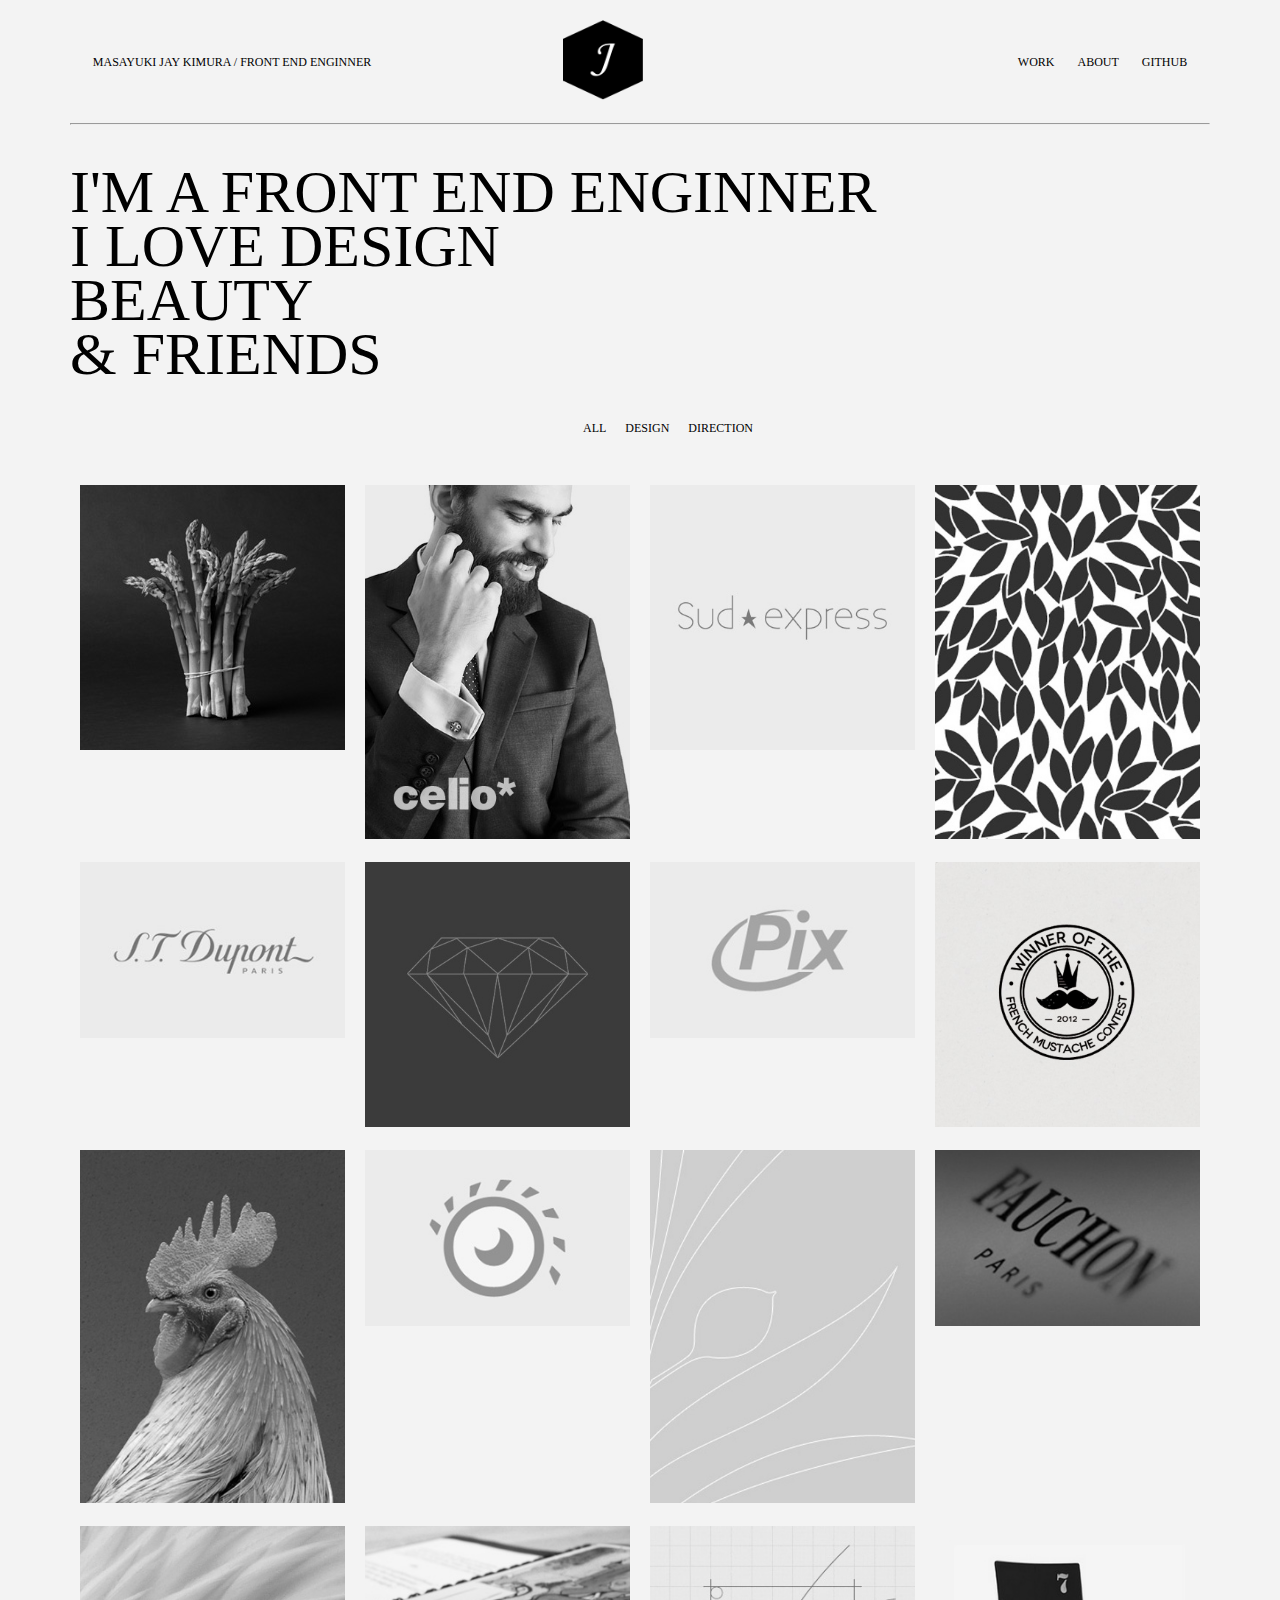
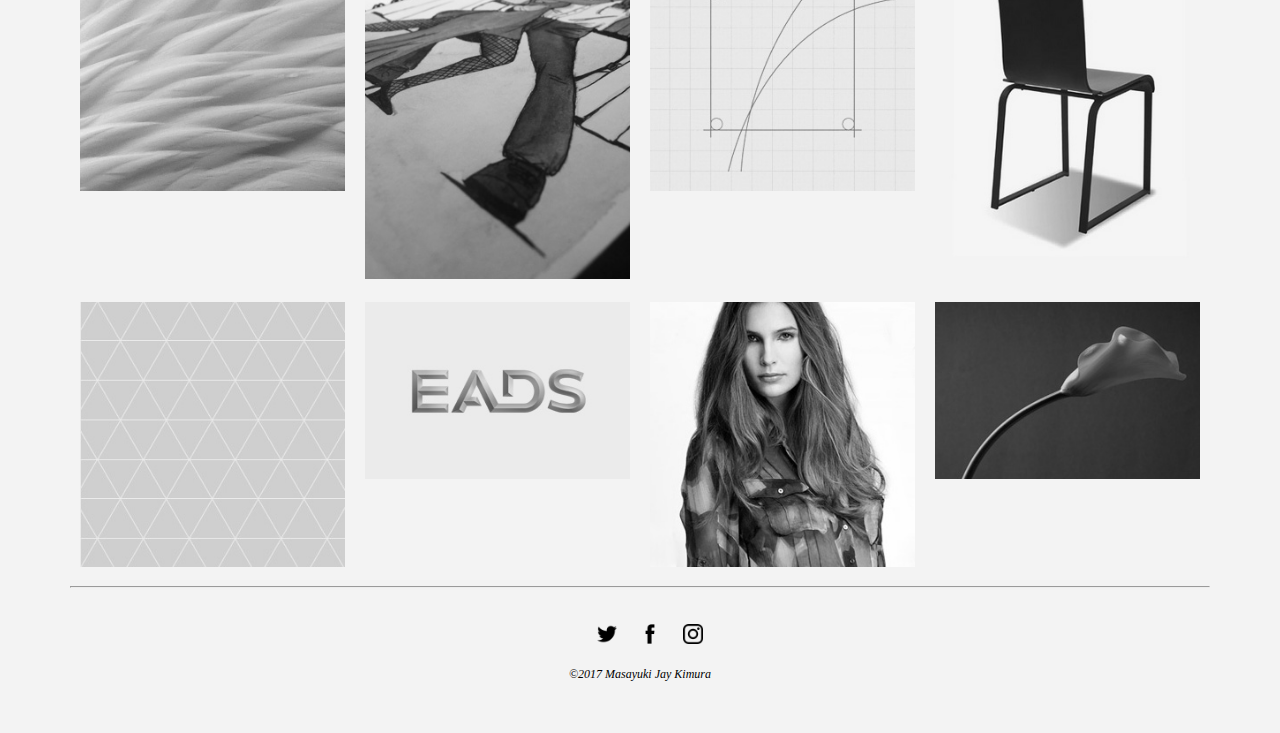
<file: index.html>
<!DOCTYPE html>
<html>
<head>
  <meta http-equiv="X-UA-Compatible" content="IE=edge">
  <meta charset="utf-8">
  <title>MASAYUKI JAY KIMURA / FRONT END ENGINNER</title>
  <meta name="description" content="木村 ジェイ マサユキの紹介ページ">
  <meta name="author" content="">
  <meta name="viewport" content="width=device-width, initial-scale=1">
  <link rel="stylesheet" type="text/css" href="http://yui.yahooapis.com/3.18.1/build/cssreset/cssreset-min.css">
  <link rel="stylesheet" href="css/common.css">
  <link rel="stylesheet" href="css/top.css">
  <!--[if lt IE 9]>
  <script src="//cdnjs.cloudflare.com/ajax/libs/html5shiv/3.7.2/html5shiv.min.js"></script>
  <script src="//cdnjs.cloudflare.com/ajax/libs/respond.js/1.4.2/respond.min.js"></script>
  <![endif]-->
</head>
<body>
  <div class="container">
    <header>
      <p class="header__name">MASAYUKI JAY KIMURA / FRONT END ENGINNER</p>
      <div class="header__logo">
        <a href="index.html"><img src="img/logo.png" alt="logo"></a>
      </div>
      <div class="header__menu">
        <ul>
          <li><a href="index.html">WORK</a></li>
          <li><a href="about.html">ABOUT</a></li>
          <li><a href="https://github.com/masayuki-jay-kimura" target="_blank">GITHUB</a></li>
        </ul>
      </div>
    </header>
    <hr>
    <div class="top-title">
      <h1>
        I'M A FRONT END ENGINNER<br>
        I LOVE DESIGN<br>
        BEAUTY<br>
        & FRIENDS<br>
      </h1>
    </div>
    <div class="sub-menu">
      <ul>
        <li><a href="#">ALL</a></li>
        <li><a href="#">DESIGN</a></li>
        <li><a href="#">DIRECTION</a></li>
      </ul>
    </div>
    <div class="content">
      <a href="detail.html">
        <img src="img/altaglio_thumbnail.jpg" alt="work1">
      </a>
      <a href="detail.html">
        <img src="img/celio_thumbnail.jpg" alt="work2">
      </a>
      <a href="detail.html">
        <img src="img/sudexpress_thumbnail.jpg" alt="work3">
      </a>
      <a href="detail.html">
        <img src="img/nuxe_thumbnail.jpg" alt="wrok4">
      </a>
      <a href="detail.html">
        <img src="img/st-dupont_thumbnail.jpg" alt="work5">
      </a>
      <a href="detail.html">
        <img src="img/filmscultes_thumbnail.jpg" alt="work6">
      </a>
      <a href="detail.html">
        <img src="img/pixmania_thumbnail.jpg" alt="work7">
      </a>
      <a href="detail.html">
        <img src="img/lenthousiaste_thumbnail.jpg" alt="work8">
      </a>
      <a href="detail.html">
        <img src="img/cinema_thumbnail.jpg" alt="work9">
      </a>
      <a href="detail.html">
        <img src="img/adyoulike_thumbnail.jpg" alt="work10">
      </a>
      <a href="detail.html">
        <img src="img/vitaocean_thumbnail.jpg" alt="work11">
      </a>
      <a href="detail.html">
        <img src="img/fauchon_thumbnail.jpg" alt="work12">
      </a>
      <a href="detail.html">
        <img src="img/photo_thumbnail.jpg" alt="work13">
      </a>
      <a href="detail.html">
        <img src="img/molette_thumbnail.jpg" alt="work14">
      </a>
      <a href="detail.html">
        <img src="img/foci_thumbnail.jpg" alt="work15">
      </a>
      <a href="detail.html">
        <img src="img/loftedition_thumbnail.jpg" alt="work16">
      </a>
      <a href="detail.html">
        <img src="img/citedessciences_thumbnail.jpg" alt="work17">
      </a>
      <a href="detail.html">
        <img src="img/eads_thumbnail.jpg" alt="work18">
      </a>
      <a href="detail.html">
        <img src="img/sinequanone_thumbnail.jpg" alt="work19">
      </a>
      <a href="detail.html">
        <img src="img/parisjazz_thumbnail.jpg" alt="work20">
      </a>
    </div>
    <hr>
    <footer>
      <div class="footer__sns">
        <a href="https://twitter.com/Masa_J_Kimura" target="_blank">
          <img src="img/social-003_twitter.png" alt="twitter">
        </a>
        <a href="https://www.facebook.com/kimura.j.masayuki" target="_blank">
          <img src="img/social-006_facebook.png" alt="facebook">
        </a>
        <a href="https://www.instagram.com/masa_jay_kimura/?hl=ja" target="_blank">
          <img src="img/social-038_instagram.png" alt="instagram">
        </a>
      </div>
      <p>&copy;2017 Masayuki Jay Kimura</p>
    </footer>
  </div>
<!-- SCRIPTS -->
<!-- Example: <script src="//cdnjs.cloudflare.com/ajax/libs/jquery/2.1.1/jquery.min.js"></script> -->
</body>
</html>
</file>
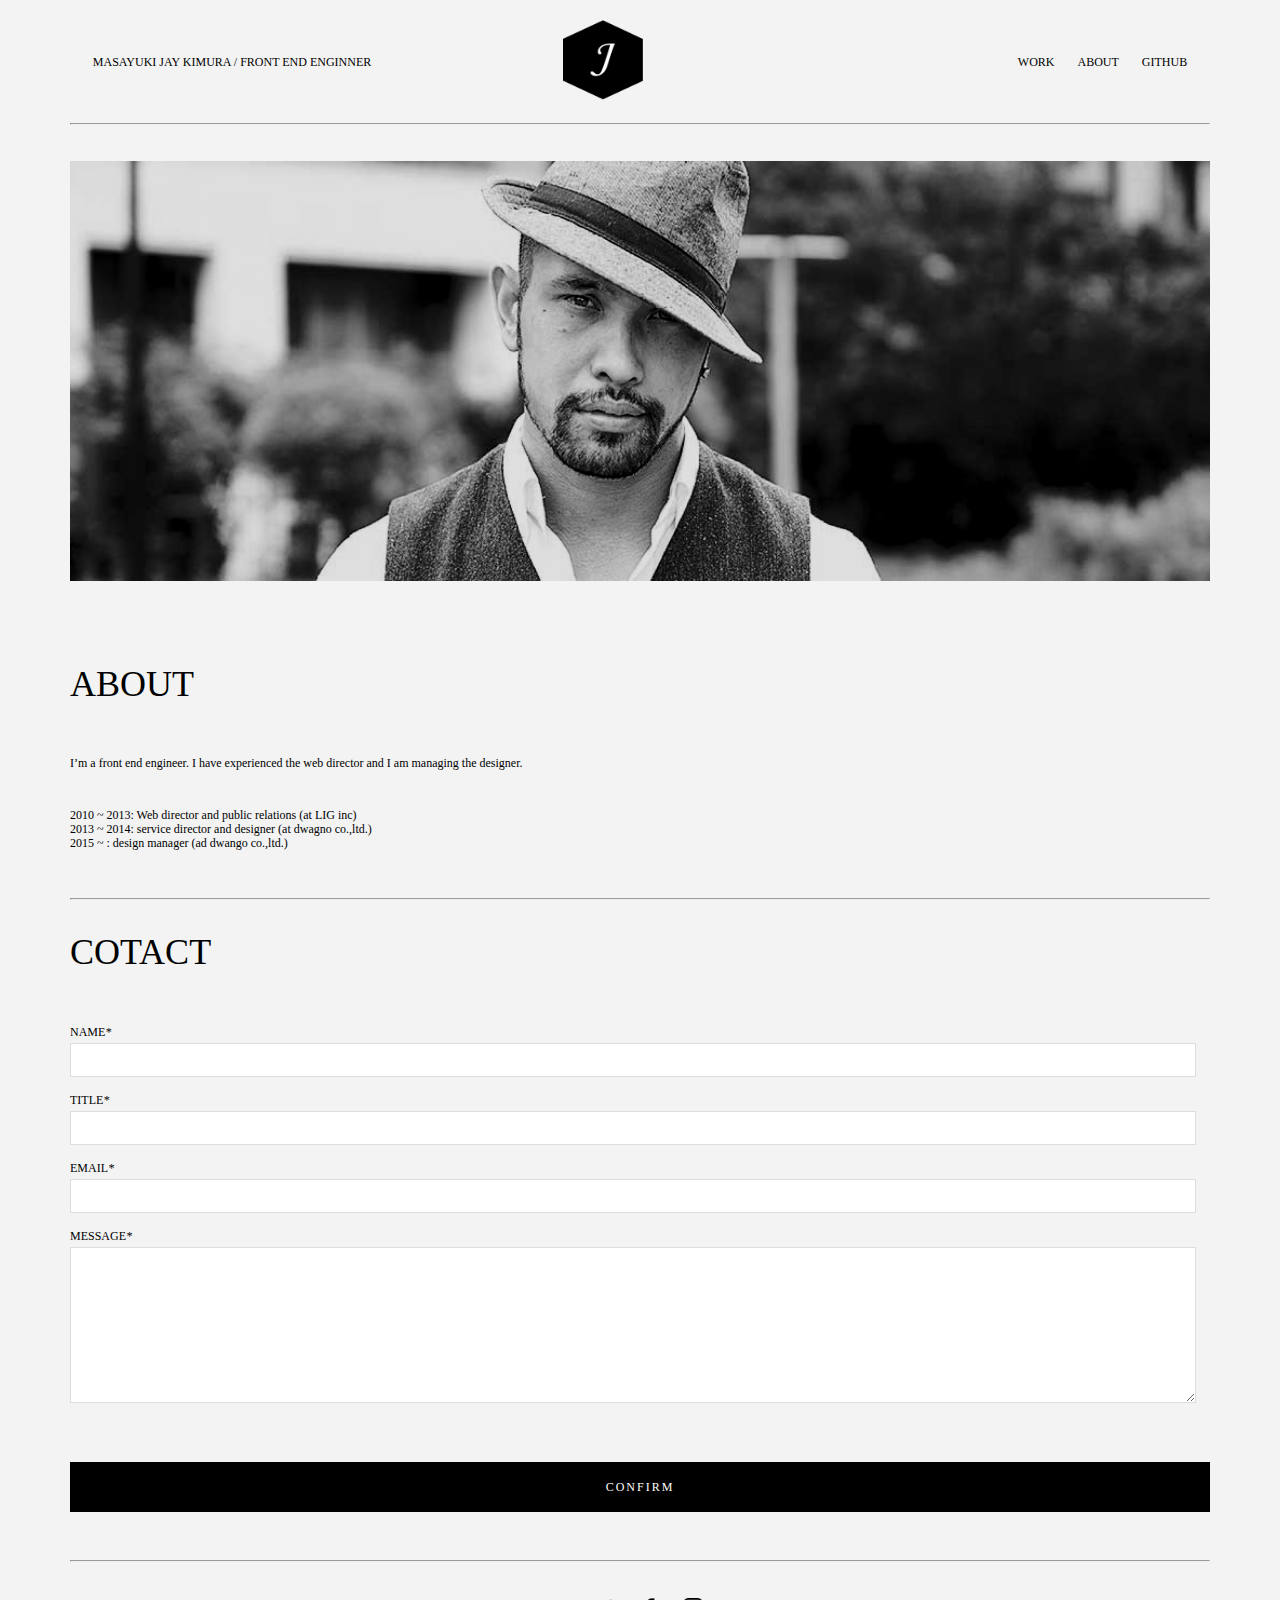
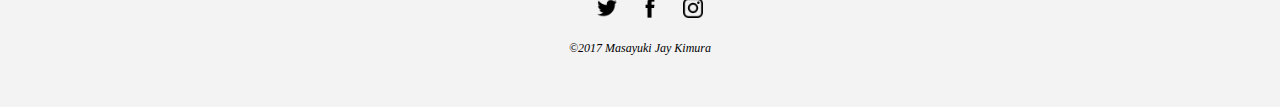
<file: about.html>
<!DOCTYPE html>
<html>
<head>
  <meta http-equiv="X-UA-Compatible" content="IE=edge">
  <meta charset="utf-8">
  <title>MASAYUKI JAY KIMURA / FRONT END ENGINNER<</title>
  <meta name="description" content="木村 ジェイ マサユキの紹介ページ">
  <meta name="author" content="">
  <meta name="viewport" content="width=device-width, initial-scale=1">
  <link rel="stylesheet" type="text/css" href="http://yui.yahooapis.com/3.18.1/build/cssreset/cssreset-min.css">
  <link rel="stylesheet" href="css/common.css">
  <link rel="stylesheet" href="css/about.css">
  <!--[if lt IE 9]>
  <script src="//cdnjs.cloudflare.com/ajax/libs/html5shiv/3.7.2/html5shiv.min.js"></script>
  <script src="//cdnjs.cloudflare.com/ajax/libs/respond.js/1.4.2/respond.min.js"></script>
  <![endif]-->
</head>
<body>
  <div class="container">
    <header>
      <p class="header__name">MASAYUKI JAY KIMURA / FRONT END ENGINNER</p>
      <div class="header__logo">
        <a href="#"><img src="img/logo.png" alt="logo"></a>
      </div>
      <div class="header__menu">
        <ul>
          <li><a href="index.html">WORK</a></li>
          <li><a href="about.html">ABOUT</a></li>
          <li><a href="https://github.com/masayuki-jay-kimura" target="_blank">GITHUB</a></li>
        </ul>
      </div>
    </header>
    <hr>
    <div class="main-visual">
      <img src="img/main-visual.png" alt="ジェイ">
    </div>
    <div class="about__section">
      <div class="about__section__title">
        <h3>ABOUT</h3>
      </div>
      <div class="about__section__sentence">
        <p>I’m a front end engineer. I have experienced the web director and I am managing the designer.</p>
        <br>
        <p>2010 ~ 2013: Web director and public relations (at LIG inc)<br>2013 ~ 2014: service director and designer  (at dwagno co.,ltd.)<br>2015 ~         : design manager (ad dwango co.,ltd.) </p>
      </div>
    </div>
    <hr>
    <div class="about__section">
      <div class="about__section__title">
        <h3>COTACT</h3>
      </div>
      <div class="about__section__from">
        <form class="" action="" method="post">
          <input type="hidden" value="secret_data">
          <p>
            <label for="name">NAME<em>*</em></label>
            <input type="text" name="name" id="name" value="" class="text" aria-required="true">
          </p>
          <p>
            <label for="title">TITLE<em>*</em></label>
            <input type="text" name="title" id="title" value="" class="text" aria-required="true">
          </p>
          <p>
            <label for="email">EMAIL<em>*</em></label>
            <input type="text" name="email" id="email" value="" class="text" aria-required="true">
          </p>
          <p>
            <label for="message">MESSAGE<em>*</em></label>
            <textarea rows="8" name="message" id="message" class="textarea" aria-required="true"></textarea>
          </p>
          <input type="submit" value="CONFIRM" class="btn" name="submit" id="confirmButton" title="Cliquez pour envoyer votre message">
        </form>
      </div>
    </div>
    <hr>
    <footer>
      <div class="footer__sns">
        <a href="https://twitter.com/Masa_J_Kimura" target="_blank">
          <img src="img/social-003_twitter.png" alt="twitter">
        </a>
        <a href="https://www.facebook.com/kimura.j.masayuki" target="_blank">
          <img src="img/social-006_facebook.png" alt="facebook">
        </a>
        <a href="https://www.instagram.com/masa_jay_kimura/?hl=ja" target="_blank">
          <img src="img/social-038_instagram.png" alt="instagram">
        </a>
      </div>
      <p>&copy;2017 Masayuki Jay Kimura</p>
    </footer>
  </div>
</body>
</html>
</file>
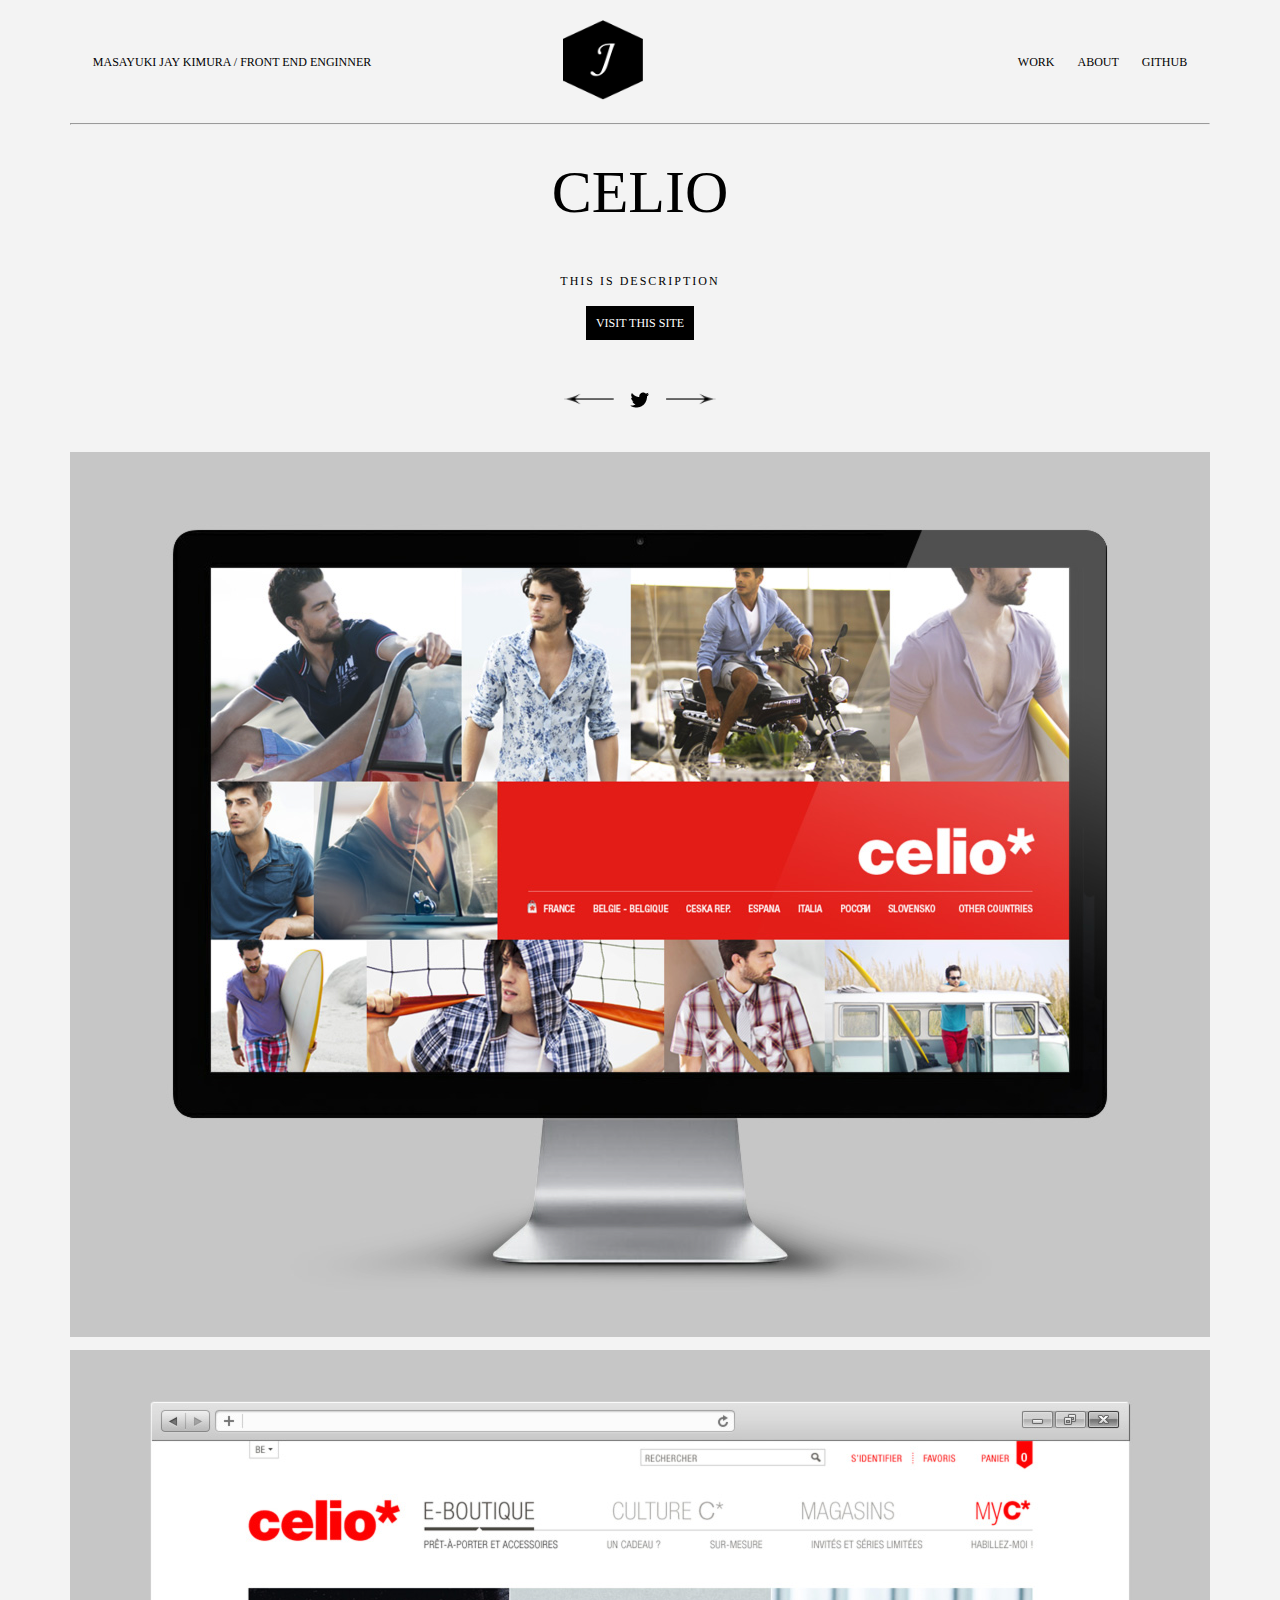
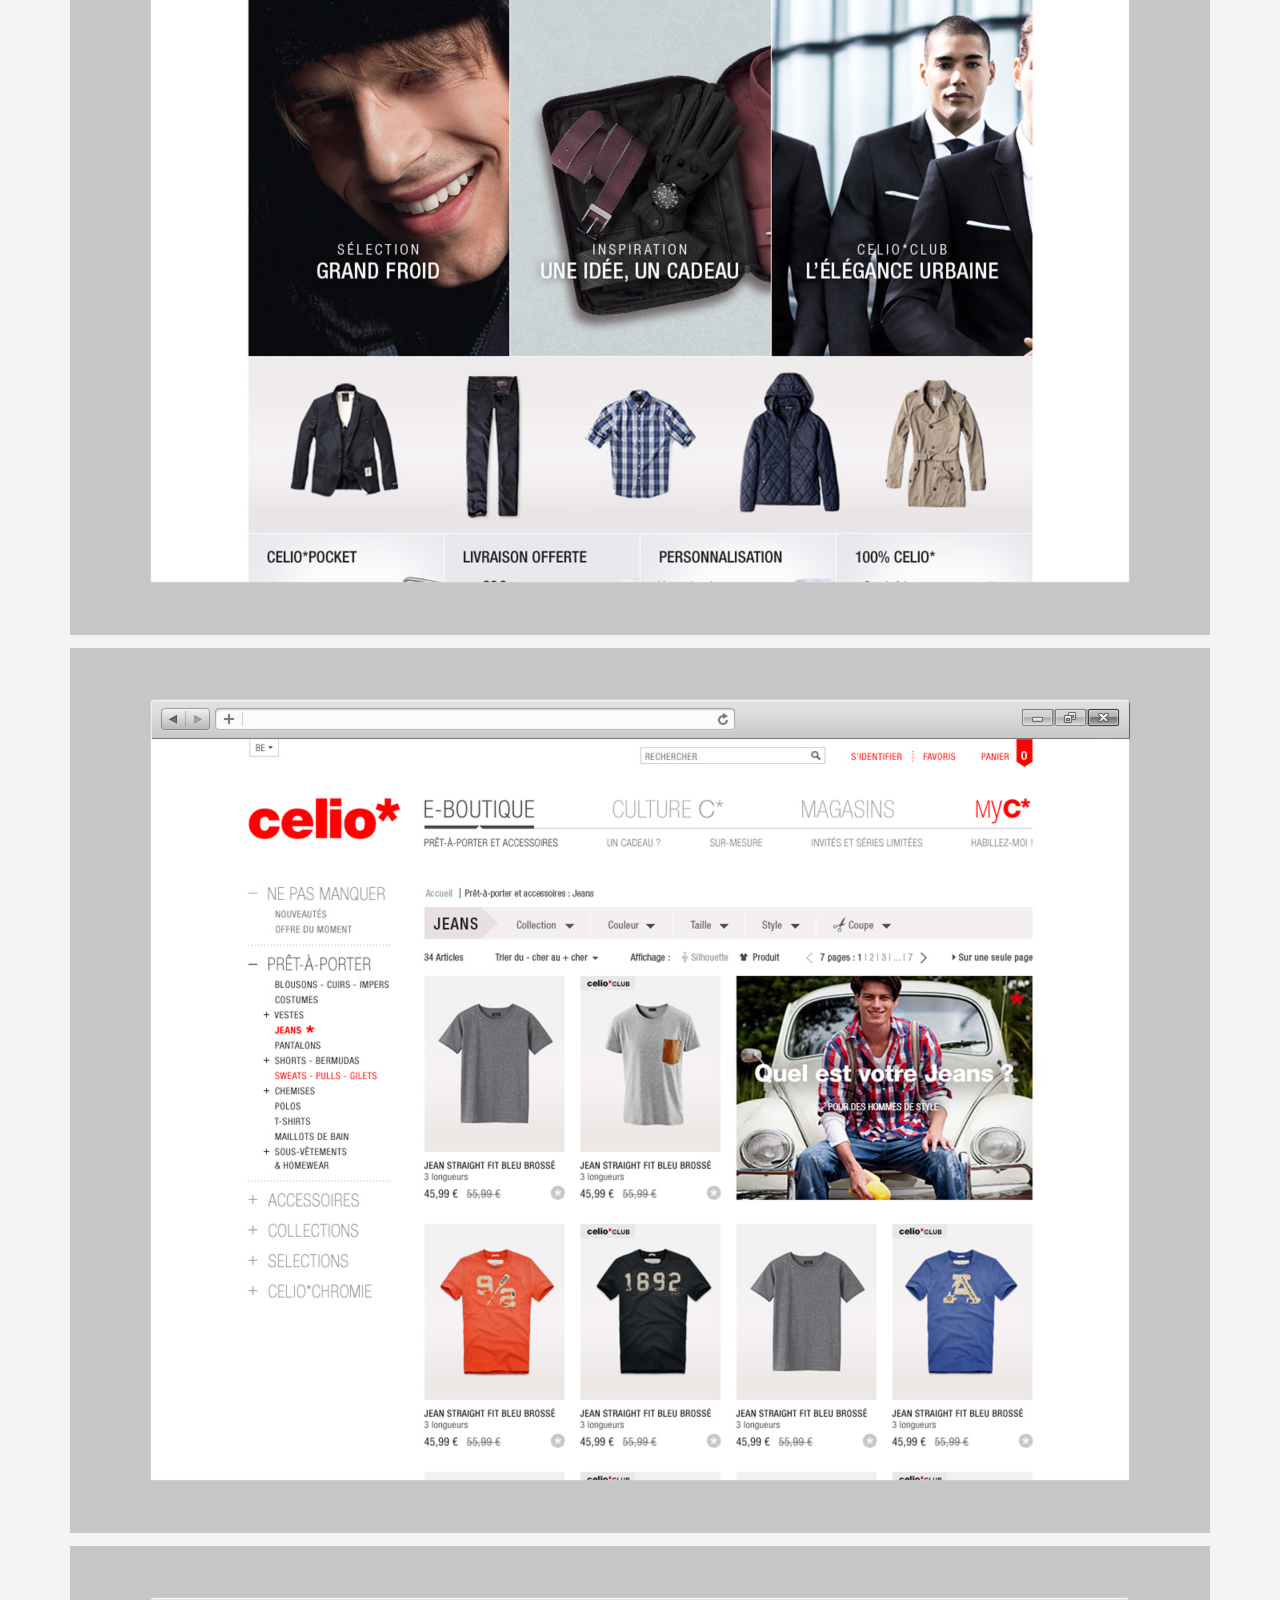
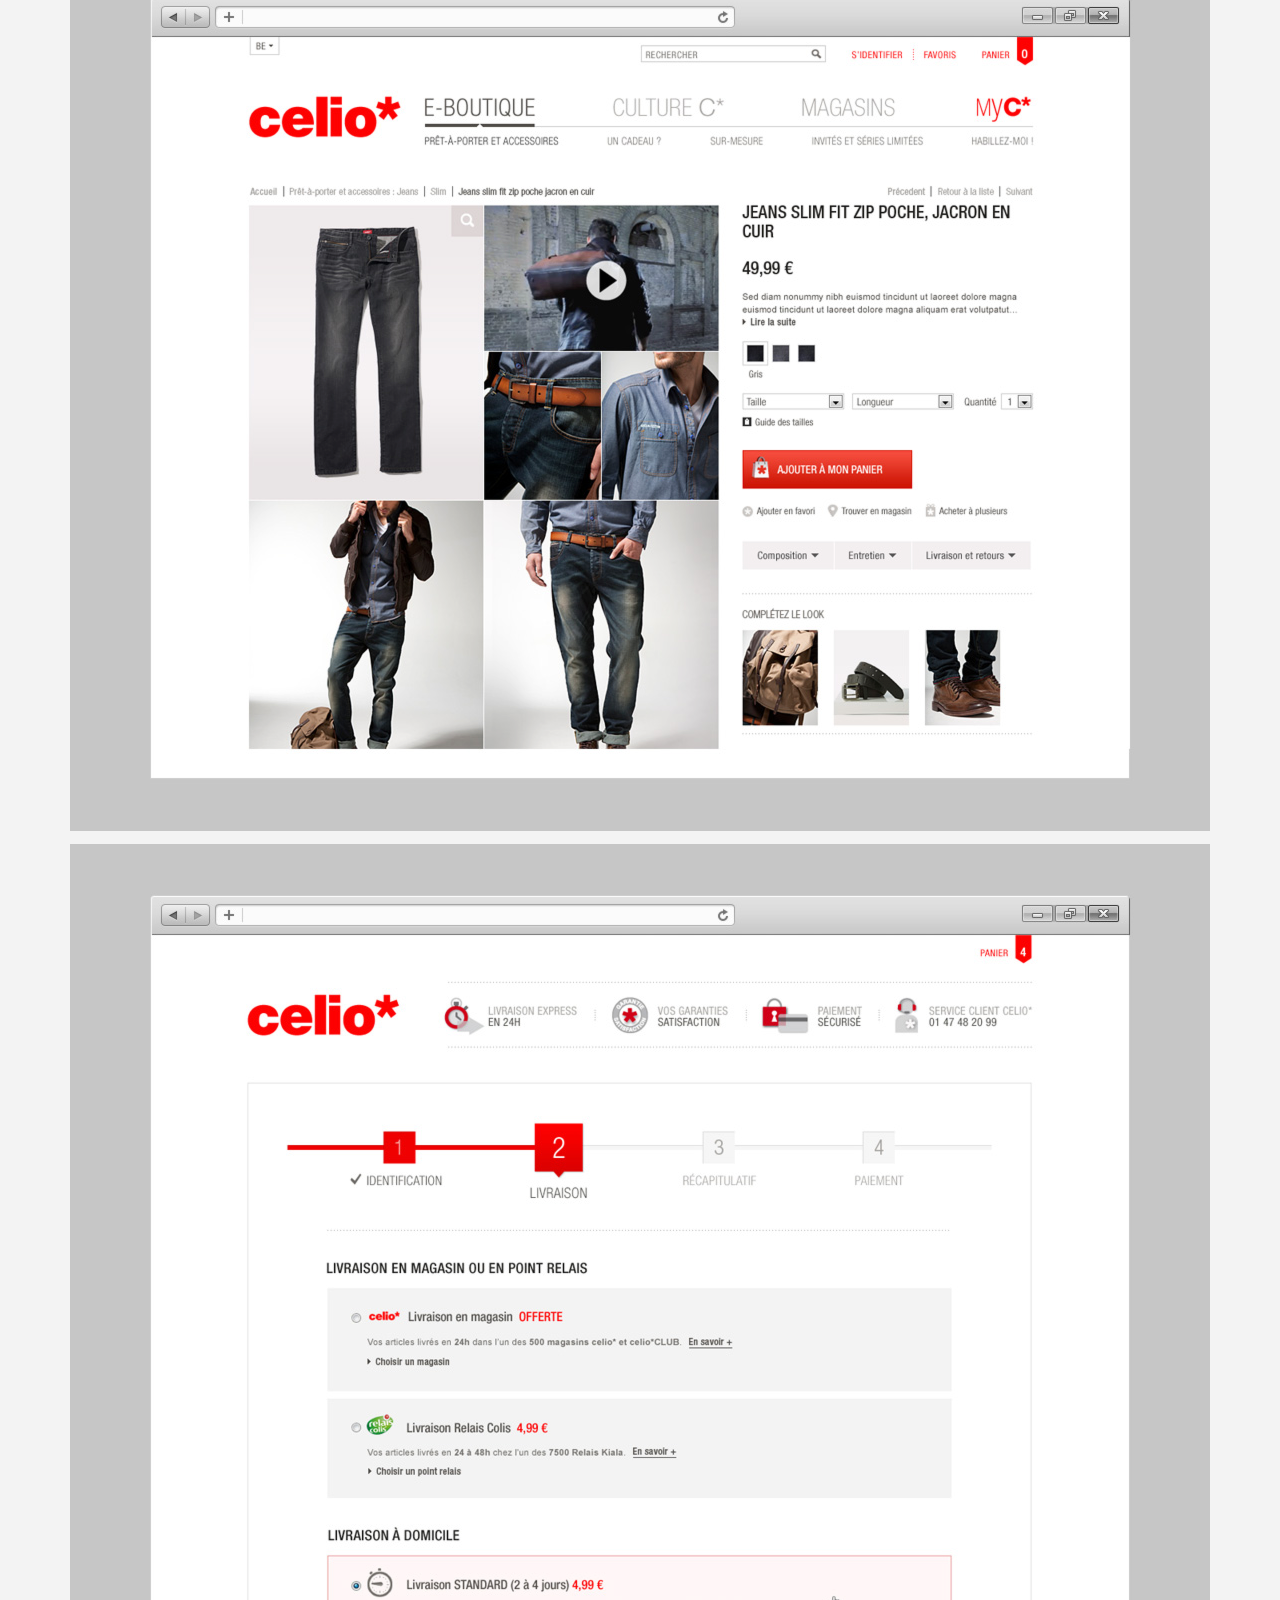
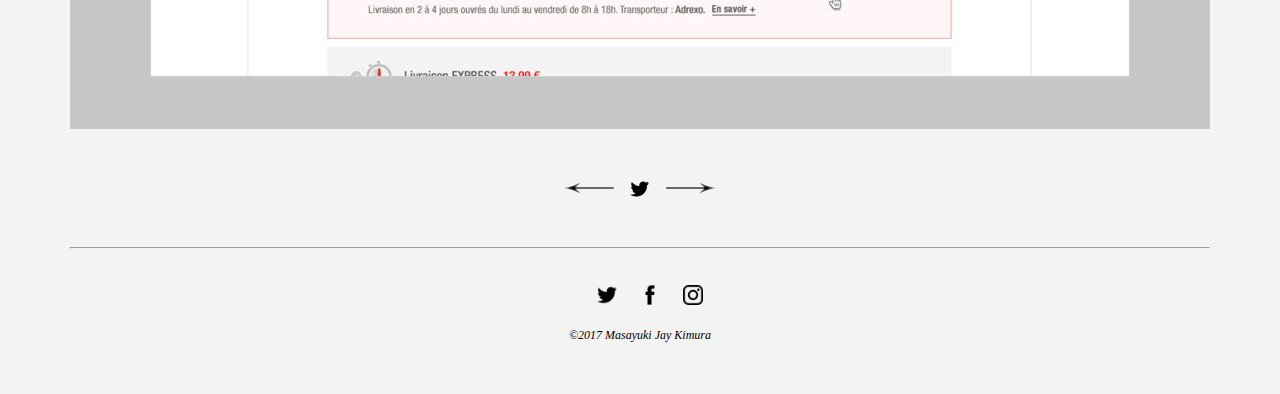
<file: detail.html>
<!DOCTYPE html>
<html>
<head>
  <meta http-equiv="X-UA-Compatible" content="IE=edge">
  <meta charset="utf-8">
  <title>MASAYUKI JAY KIMURA / FRONT END ENGINNER</title>
  <meta name="description" content="木村 ジェイ マサユキの紹介ページ">
  <meta name="author" content="">
  <meta name="viewport" content="width=device-width, initial-scale=1">
  <link rel="stylesheet" type="text/css" href="http://yui.yahooapis.com/3.18.1/build/cssreset/cssreset-min.css">
  <link rel="stylesheet" href="css/common.css">
  <link rel="stylesheet" href="css/detail.css">
  <!--[if lt IE 9]>
  <script src="//cdnjs.cloudflare.com/ajax/libs/html5shiv/3.7.2/html5shiv.min.js"></script>
  <script src="//cdnjs.cloudflare.com/ajax/libs/respond.js/1.4.2/respond.min.js"></script>
  <![endif]-->
</head>
<body>
  <div class="container">
    <header>
      <p class="header__name">MASAYUKI JAY KIMURA / FRONT END ENGINNER</p>
      <div class="header__logo">
        <a href="index.html"><img src="img/logo.png" alt="logo"></a>
      </div>
      <div class="header__menu">
        <ul>
          <li><a href="index.html">WORK</a></li>
          <li><a href="about.html">ABOUT</a></li>
          <li><a href="https://github.com/masayuki-jay-kimura" target="_blank">GITHUB</a></li>
        </ul>
      </div>
    </header>
    <hr>
    <div class="detail-title">
      <h1>CELIO</h1>
    </div>
    <div class="detail-description-area">
      <h2>This is description</h2>
      <a href="#">VISIT THIS SITE</a>
    </div>
    <div class="transition-area">
      <a class="taransiton-area--arrow" href="#">
        <img src="img/icon-prev.png" alt="前に戻る">
      </a>
      <a class="taransiton-area--twitter" href="#">
        <img src="img/icon-twitter.png" alt="ツイッター（仮置き）">
      </a>
      <a class="taransiton-area--arrow" href="#">
        <img src="img/icon-next.png" alt="次に進む">
      </a>
    </div>
    <div class="detail-content">
      <img src="img/celio-image1.png" alt="">
      <img src="img/celio-image2.png" alt="">
      <img src="img/celio-image3.png" alt="">
      <img src="img/celio-image4.png" alt="">
      <img src="img/celio-image5.png" alt="">
    </div>
    <div class="transition-area">
      <a class="taransiton-area--arrow" href="#">
        <img src="img/icon-prev.png" alt="前に戻る">
      </a>
      <a class="taransiton-area--twitter" href="#">
        <img src="img/icon-twitter.png" alt="ツイッター（仮置き）">
      </a>
      <a class="taransiton-area--arrow" href="#">
        <img src="img/icon-next.png" alt="次に進む">
      </a>
    </div>
    <hr>
    <footer>
      <div class="footer__sns">
        <a href="https://twitter.com/Masa_J_Kimura" target="_blank">
          <img src="img/social-003_twitter.png" alt="twitter">
        </a>
        <a href="https://www.facebook.com/kimura.j.masayuki" target="_blank">
          <img src="img/social-006_facebook.png" alt="facebook">
        </a>
        <a href="https://www.instagram.com/masa_jay_kimura/?hl=ja" target="_blank">
          <img src="img/social-038_instagram.png" alt="instagram">
        </a>
      </div>
      <p>&copy;2017 Masayuki Jay Kimura</p>
    </footer>
  </div>
<!-- SCRIPTS -->
<!-- Example: <script src="//cdnjs.cloudflare.com/ajax/libs/jquery/2.1.1/jquery.min.js"></script> -->
</body>
</html>
</file>
<file: css/common.css>
@charset "UTF-8";

/**** base_pc ****/

body {
  font-family: 'DIN-LightRegular';
  font-size: 12px;
  line-height: 14px;
  color: #000;
  background-color: #f3f3f3;
  margin: 0 auto;
  overflow: scroll;
}

a {
  text-decoration:none;
  color:#000;
  -webkit-transition:color .5s ease;
    -moz-transition: color .5s ease;
    -o-transition: color .5s ease;
    transition: color .5s ease;
    }

a:hover {
  color:#ff282a;
}

p {
	text-align:left;
}

span {
  text-align:left;
}

h1 {
  font-family: 'Didot';
  font-weight:normal;
  font-size:5em;
  text-transform:uppercase;
  text-align:center;
  line-height:0.9em;
}

h2 {
  font-family: 'DIN-LightRegular';
  font-size:1em;
  text-align:center;
  padding:10px 95px 0 95px;
  text-transform:uppercase;
  letter-spacing:2px;
  line-height:2em;
  max-width:750px;
  margin:0 auto;
  font-weight:normal;
}

h3 {
  font-family: 'Didot';
  font-weight:normal;
  font-size:3em;
  text-transform:uppercase;
  text-align:left;
  line-height:0.9em;
  padding:0px 0 20px 0;
}

hr {
  margin-bottom: 36px;
}

/**** container_pc ****/

.container {
  max-width: 1140px;
  margin: 0 auto;
  text-align: center;
  padding-top: 20px;
  padding-bottom: 40px;
}

@media screen and (max-width: 1023px) and (min-width: 481px){
  .container {
    max-width: 96%;
    margin: 0 auto;
    text-align: center;
  }
}

/**** header_pc ****/

header {
  display: -webkit-flex; /* Safari */
  display: flex;
  -webkit-align-items: center; /* Safari */
  align-items:center;
  -webkit-justify-content: space-between; /* Safari */
  justify-content:space-between;
  margin: 0 2% 20px;
}

.header__logo img {
  width: 80px;
  height: 80px;
  margin-right: 143px;
}

.header__menu li {
  display: inline;
  margin-right: 20px;
}

.header__menu li:last-child {
  margin-right: 0;
}

/**** footer_pc ****/

.footer__sns {
  margin-bottom: 20px;
}

.footer__sns img {
  width: 20px;
  height: 20px;
  margin-left: 20px;
}

footer p {
  text-align: center;
  font-style: italic;
}

/**** base_sm ****/
@media screen and (max-width:480px){
  hr {
    display: none;
  }
}


/**** container_sm ****/

@media screen and (max-width:480px) {
  .container {
    width: 96%;
  }
}

/**** header_sm ****/

@media screen and (max-width:480px) {
  header {
    display: -webkit-flex; /* Safari */
    display: flex;
    -webkit-flex-direction: column; /* Safari */
    flex-direction: column;
  }

  .header__name {
    display: none;
  }

  .header__logo img {
    margin: 0 auto 20px;
  }
}
</file>
<file: css/top.css>
@charset "UTF-8";

/**** top-title_pc ****/

.top-title h1 {
  text-align: left;
  margin-bottom: 40px;
}

/**** sub-menu_pc ****/

.sub-menu {
  margin-bottom: 40px;
}

.sub-menu li {
  display: inline;
  text-align: center;
  margin-left: 16px;
}

.sub-menu li a:active{
  border-top: 1px solid #999;
}

/**** content_pc ****/

.content {
  display: -webkit-flex; /* Safari */
  display: flex;
  -webkit-flex-wrap: wrap; /* Safari */
  flex-wrap: wrap;
}

.content img {
  width: 265px;
  margin: 10px 10px;
}

/**** top-title_sm ****/

@media screen and (max-width:480px) {
  .top-title h1 {
    display: none;
  }
}

/**** sub-menu_sm ****/

@media screen and (max-width:480px) {
  .sub-menu {
    display: none;
  }
}

/**** content_sm ****/

@media screen and (max-width:480px) {
  .content {
    display: -webkit-flex; /* Safari */
    display: flex;
    flex-direction: -webkit-column;
    flex-direction: column;
    align-items: -webkit-center;/* Safari */
    align-items: center;
    margin-bottom: 20px;
  }

  .content img {
    width: 360px;
    margin: 0 0 10px;
  }

}
</file>
<file: css/about.css>
@charset "UTF-8";

/**** main-visual_pc ****/

.main-visual img {
  width: 100%;
  max-width: 1140px;
  margin-bottom: 48px;
}

/**** about__section_pc ****/

.about__section {
  margin-bottom: 48px;
}

.about__section__from p {
  margin-bottom: 16px;
}

.about__section__from label {
  display: block;
  margin-bottom: 4px;
}

.about__section__from input {
  height: 30px;
  border: 1px solid #ddd;
  color: #333;
  font-family: 'DIN-LightRegular';
  font-size: 1em;
  text-transform: uppercase;
  letter-spacing: 2px;
  line-height: 20px;
  font-weight: normal;
  width: 100%;
  max-width: 1120px;
}

.about__section__from textarea {
  height: 150px;
  border: 1px solid #ddd;
  color: #333;
  font-family: 'DIN-LightRegular';
  font-size: 1em;
  text-transform: uppercase;
  letter-spacing: 2px;
  line-height: 20px;
  font-weight: normal;
  width: 100%;
  max-width: 1120px;
}

.about__section__from .btn {
  height: 50px;
  width: 100%;
  max-width: 1140px;
  margin: 40px 0 0 0;
  background-color: #000;
  color: #fff;
  font-family: 'DIN-LightRegular';
  font-size: 1em;
  text-transform: uppercase;
  letter-spacing: 2px;
  line-height: 20px;
  font-weight: normal;
  border: none;
  cursor: pointer;
  -webkit-transition: background-color .5s ease;
  -moz-transition: background-color .5s ease;
  -o-transition: background-color .5s ease;
  transition: background-color .5s ease;
}

.about__section__from .btn:hover {
  background-color:#fff;
  color:#000;
}
</file>
<file: css/detail.css>
@charset "UTF-8";

/**** detail-title_pc ****/

.detail-title {
  margin-bottom: 36px
}

/**** detail-description-area_pc ****/

.detail-description-area {
  margin-bottom: 36px;
}

.detail-description-area h2 {
  text-align: center;
}

.detail-description-area a {
  font-family: 'DIN-LightRegular';
    font-weight: normal;
    font-size: 1em;
    color: #fff;
    text-decoration: none;
    background-color: #000;
    padding: 10px;
    line-height: 5em;
}

.detail-description-area a:hover {
  color:#000;
  background-color:#fff;
}

/**** transition-area_pc ****/

.transition-area {
  display: -webkit-inline-flex; /* Safari */
  display: inline-flex;
  -webkit-align-items: center; /* Safari */
  align-items: center;
  margin-bottom: 40px;
}

.taransiton-area--arrow img {
  width: 50px;
}

.taransiton-area--twitter img {
  margin: 0 16px;
}

.detail-content {
  margin-bottom: 36px;
}

.detail-content img {
  width: 100%;
  max-width: 1140px;
  margin-bottom: 10px;
}
</file>
